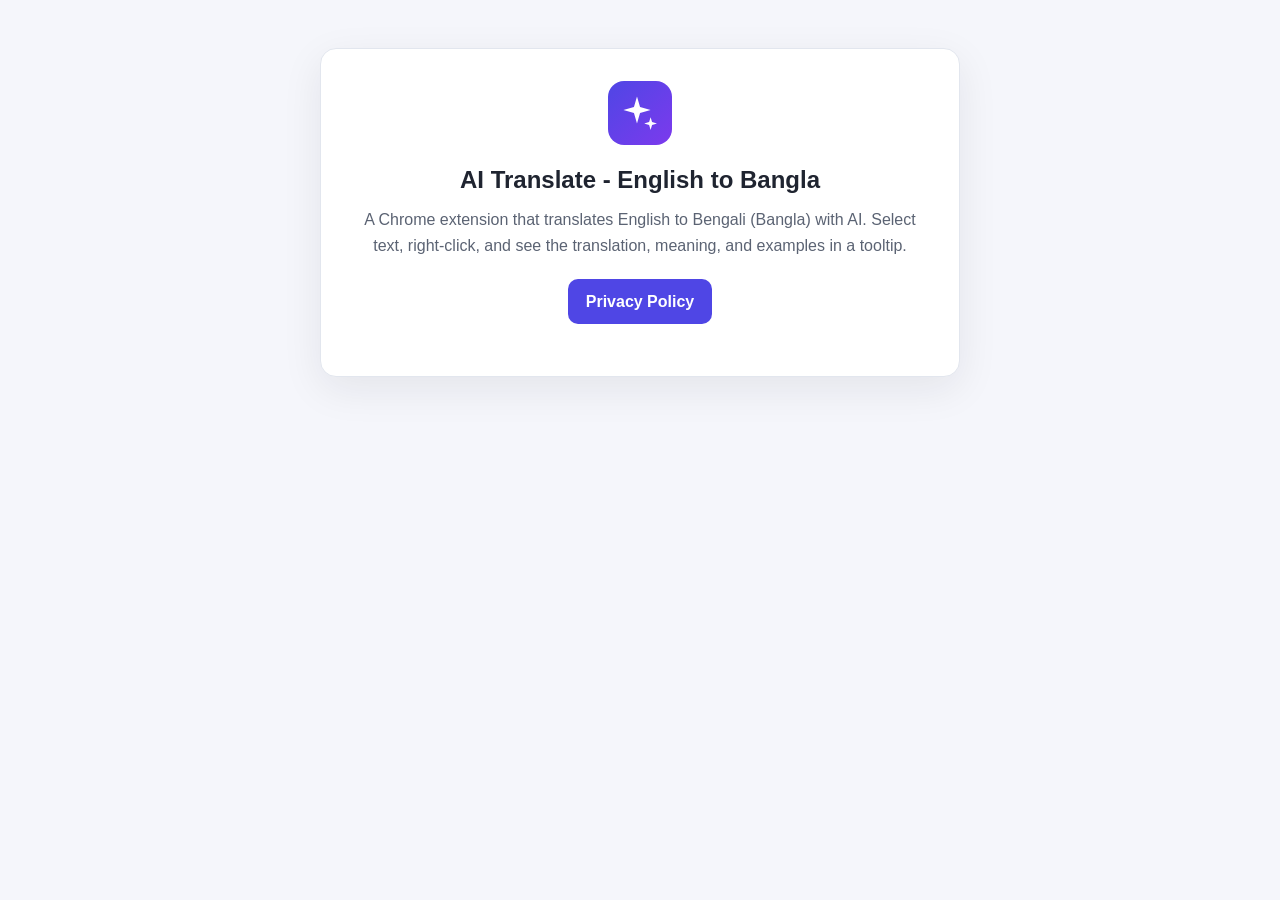
<file: docs/index.html>
<!DOCTYPE html>
<html lang="en">
  <head>
    <meta charset="UTF-8" />
    <meta name="viewport" content="width=device-width, initial-scale=1.0" />
    <title>AI Translate - English to Bangla</title>
    <style>
      * {
        box-sizing: border-box;
      }
      body {
        margin: 0;
        padding: 48px 16px;
        background: #f5f6fb;
        color: #1f2430;
        font-family: -apple-system, BlinkMacSystemFont, "Segoe UI", Roboto,
          "Helvetica Neue", Arial, sans-serif;
        line-height: 1.6;
      }
      .card {
        max-width: 640px;
        margin: 0 auto;
        background: #fff;
        border: 1px solid #e2e6ee;
        border-radius: 16px;
        padding: 32px 36px;
        box-shadow: 0 12px 40px rgba(20, 24, 35, 0.08);
        text-align: center;
      }
      .logo {
        width: 64px;
        height: 64px;
        border-radius: 16px;
        background: linear-gradient(135deg, #4f46e5, #7c3aed);
        display: inline-flex;
        align-items: center;
        justify-content: center;
        color: #fff;
        margin-bottom: 16px;
      }
      .logo svg {
        width: 60%;
        height: 60%;
      }
      h1 {
        margin: 0 0 8px;
        font-size: 24px;
      }
      p {
        color: #5b6373;
        margin: 0 0 20px;
      }
      a.btn {
        display: inline-block;
        padding: 10px 18px;
        background: #4f46e5;
        color: #fff;
        text-decoration: none;
        border-radius: 10px;
        font-weight: 600;
      }
      a.btn:hover {
        background: #4338ca;
      }
    </style>
  </head>
  <body>
    <main class="card">
      <div class="logo">
        <svg viewBox="0 0 24 24" fill="currentColor" aria-hidden="true">
          <path d="M10 1.5 L11.9 8.1 L18.5 10 L11.9 11.9 L10 18.5 L8.1 11.9 L1.5 10 L8.1 8.1 Z" />
          <path d="M18.5 14.5 L19.42 17.58 L22.5 18.5 L19.42 19.42 L18.5 22.5 L17.58 19.42 L14.5 18.5 L17.58 17.58 Z" />
        </svg>
      </div>
      <h1>AI Translate - English to Bangla</h1>
      <p>
        A Chrome extension that translates English to Bengali (Bangla) with AI.
        Select text, right-click, and see the translation, meaning, and examples
        in a tooltip.
      </p>
      <p>
        <a class="btn" href="privacy.html">Privacy Policy</a>
      </p>
    </main>
  </body>
</html>
</file>
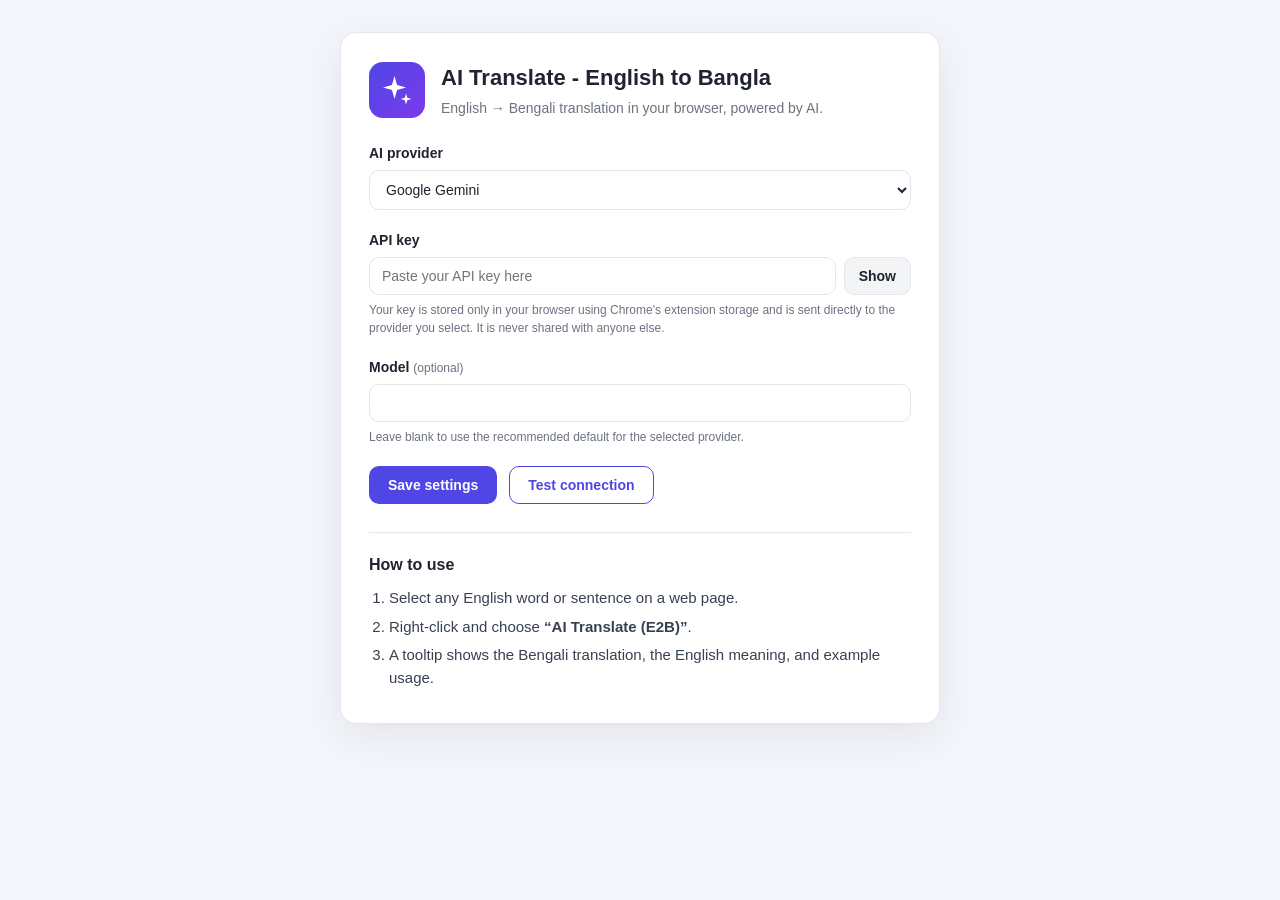
<file: options.html>
<!DOCTYPE html>
<html lang="en">
  <head>
    <meta charset="UTF-8" />
    <meta name="viewport" content="width=device-width, initial-scale=1.0" />
    <title>AI Translate - English to Bangla · Settings</title>
    <link rel="stylesheet" href="options.css" />
  </head>
  <body>
    <main class="card">
      <header class="hero">
        <div class="logo">
          <svg viewBox="0 0 24 24" fill="currentColor" aria-hidden="true">
            <path d="M10 1.5 L11.9 8.1 L18.5 10 L11.9 11.9 L10 18.5 L8.1 11.9 L1.5 10 L8.1 8.1 Z" />
            <path d="M18.5 14.5 L19.42 17.58 L22.5 18.5 L19.42 19.42 L18.5 22.5 L17.58 19.42 L14.5 18.5 L17.58 17.58 Z" />
          </svg>
        </div>
        <div>
          <h1>AI Translate - English to Bangla</h1>
          <p class="subtitle">English → Bengali translation in your browser, powered by AI.</p>
        </div>
      </header>

      <form id="settings-form">
        <section class="field">
          <label for="provider">AI provider</label>
          <select id="provider" name="provider">
            <option value="gemini">Google Gemini</option>
            <option value="openai">OpenAI (ChatGPT)</option>
            <option value="claude">Anthropic Claude</option>
          </select>
          <p class="hint" id="provider-hint"></p>
        </section>

        <section class="field">
          <label for="apiKey">API key</label>
          <div class="key-row">
            <input
              type="password"
              id="apiKey"
              name="apiKey"
              placeholder="Paste your API key here"
              autocomplete="off"
              spellcheck="false"
            />
            <button type="button" id="toggle-key" class="ghost">Show</button>
          </div>
          <p class="hint">
            Your key is stored only in your browser using Chrome's extension storage and is sent
            directly to the provider you select. It is never shared with anyone else.
          </p>
        </section>

        <section class="field">
          <label for="model">Model <span class="optional">(optional)</span></label>
          <input
            type="text"
            id="model"
            name="model"
            placeholder=""
            autocomplete="off"
            spellcheck="false"
          />
          <p class="hint">Leave blank to use the recommended default for the selected provider.</p>
        </section>

        <div class="actions">
          <button type="submit" id="save" class="primary">Save settings</button>
          <button type="button" id="test" class="secondary">Test connection</button>
          <span id="status" class="status" role="status"></span>
        </div>
      </form>

      <section class="usage">
        <h2>How to use</h2>
        <ol>
          <li>Select any English word or sentence on a web page.</li>
          <li>Right-click and choose <strong>“AI Translate (E2B)”</strong>.</li>
          <li>A tooltip shows the Bengali translation, the English meaning, and example usage.</li>
        </ol>
      </section>
    </main>

    <script src="options.js"></script>
  </body>
</html>
</file>
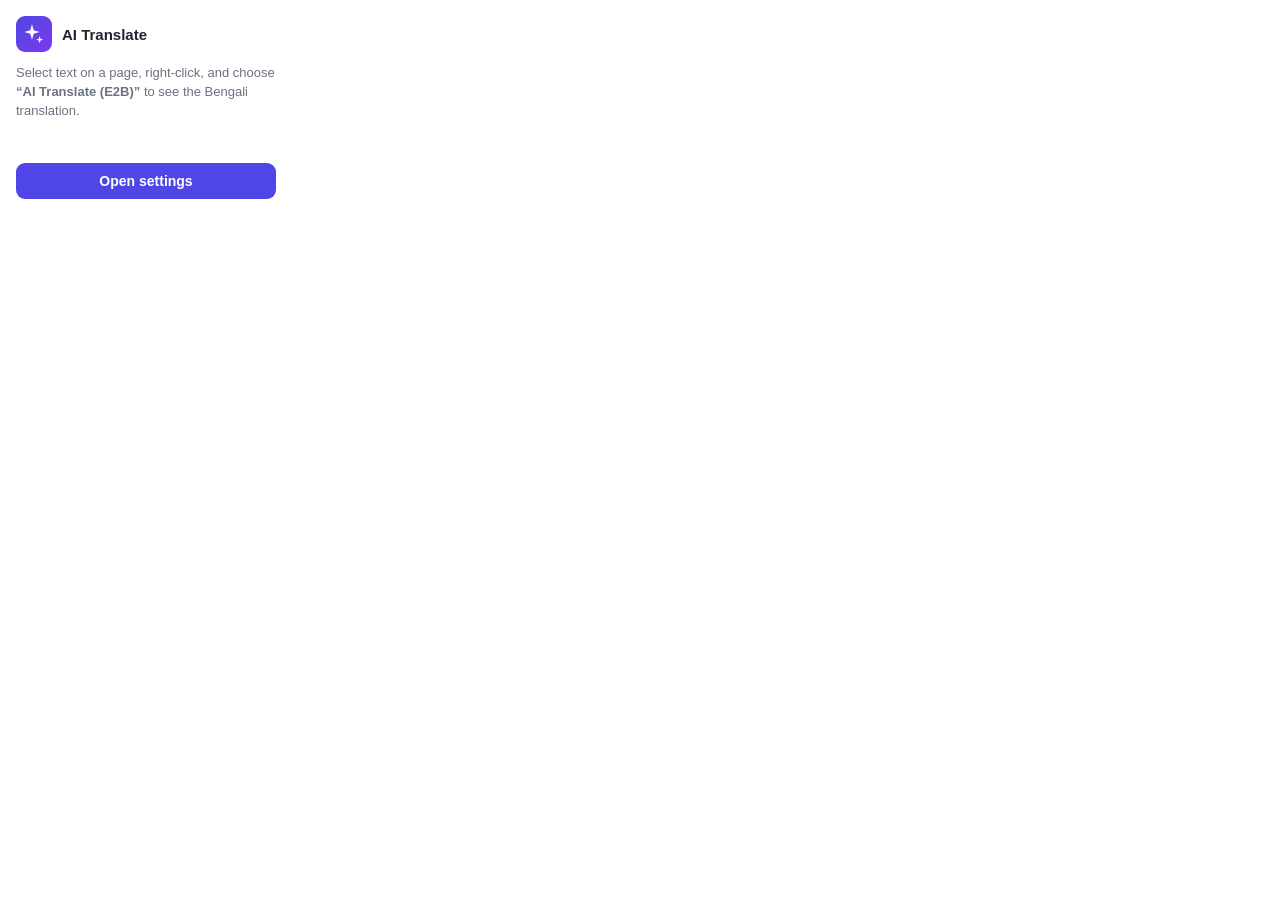
<file: popup.html>
<!DOCTYPE html>
<html lang="en">
  <head>
    <meta charset="UTF-8" />
    <title>AI Translate - English to Bangla</title>
    <style>
      body {
        width: 260px;
        margin: 0;
        padding: 16px;
        font-family: -apple-system, BlinkMacSystemFont, "Segoe UI", Roboto, Arial, sans-serif;
        color: #1f2430;
        background: #fff;
      }
      .row {
        display: flex;
        align-items: center;
        gap: 10px;
        margin-bottom: 12px;
      }
      .logo {
        width: 36px;
        height: 36px;
        border-radius: 9px;
        background: linear-gradient(135deg, #4f46e5, #7c3aed);
        color: #fff;
        display: flex;
        align-items: center;
        justify-content: center;
      }
      .logo svg {
        width: 60%;
        height: 60%;
        display: block;
      }
      h1 {
        font-size: 15px;
        margin: 0;
      }
      p {
        font-size: 13px;
        color: #6b7280;
        margin: 0 0 14px;
        line-height: 1.45;
      }
      #status {
        font-size: 12px;
        margin: 0 0 12px;
        padding: 8px 10px;
        border-radius: 8px;
      }
      #status.ok {
        background: #ecfdf3;
        color: #18794e;
      }
      #status.warn {
        background: #fffaeb;
        color: #b54708;
      }
      button {
        width: 100%;
        padding: 10px;
        font-size: 14px;
        font-weight: 600;
        color: #fff;
        background: #4f46e5;
        border: none;
        border-radius: 9px;
        cursor: pointer;
      }
      button:hover {
        background: #4338ca;
      }
    </style>
  </head>
  <body>
    <div class="row">
      <div class="logo">
        <svg viewBox="0 0 24 24" fill="currentColor" aria-hidden="true">
          <path d="M10 1.5 L11.9 8.1 L18.5 10 L11.9 11.9 L10 18.5 L8.1 11.9 L1.5 10 L8.1 8.1 Z" />
          <path d="M18.5 14.5 L19.42 17.58 L22.5 18.5 L19.42 19.42 L18.5 22.5 L17.58 19.42 L14.5 18.5 L17.58 17.58 Z" />
        </svg>
      </div>
      <h1>AI Translate</h1>
    </div>
    <p>Select text on a page, right-click, and choose <strong>“AI Translate (E2B)”</strong> to see the Bengali translation.</p>
    <div id="status"></div>
    <button id="open-settings" type="button">Open settings</button>
    <script src="popup.js"></script>
  </body>
</html>
</file>
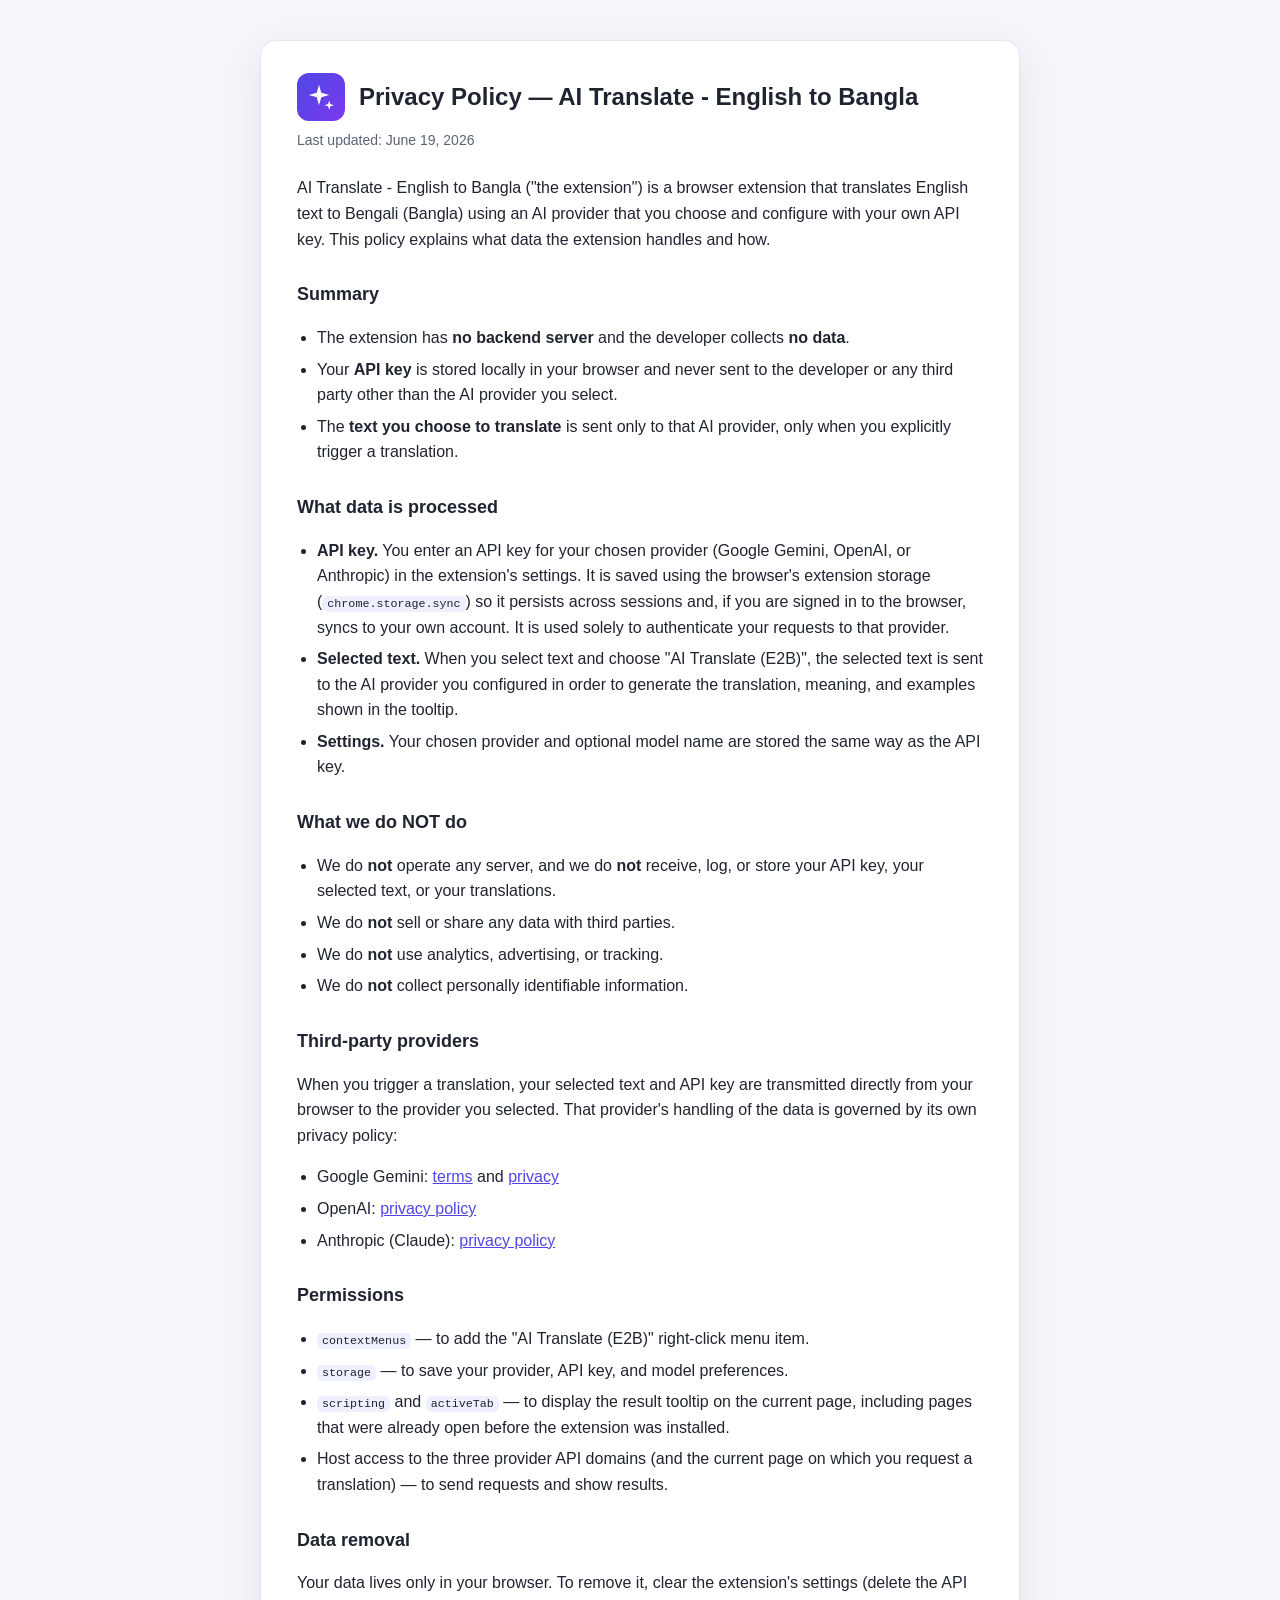
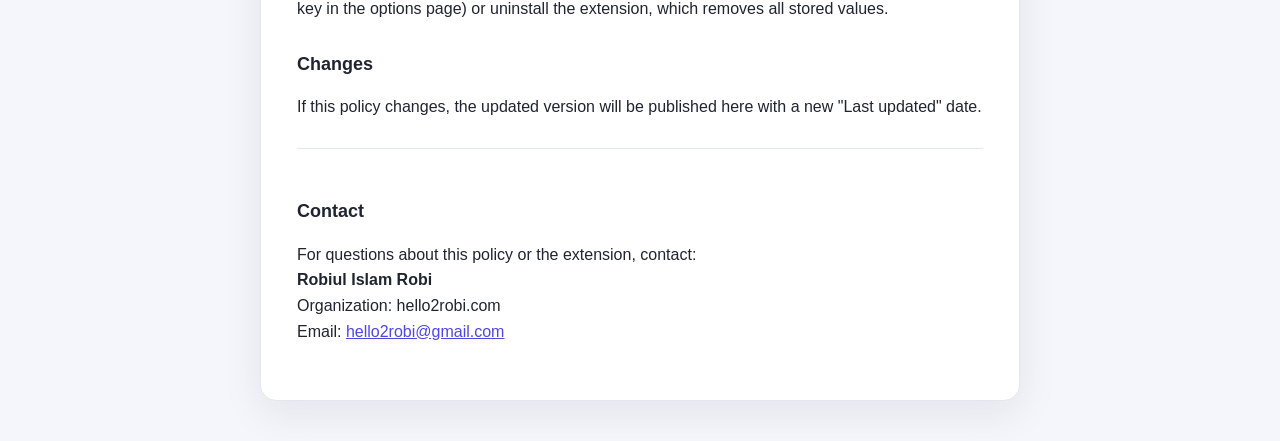
<file: docs/privacy.html>
<!DOCTYPE html>
<html lang="en">
  <head>
    <meta charset="UTF-8" />
    <meta name="viewport" content="width=device-width, initial-scale=1.0" />
    <title>Privacy Policy — AI Translate - English to Bangla</title>
    <style>
      :root {
        --indigo: #4f46e5;
        --ink: #1f2430;
        --muted: #5b6373;
        --border: #e2e6ee;
        --bg: #f5f6fb;
      }
      * {
        box-sizing: border-box;
      }
      body {
        margin: 0;
        padding: 40px 16px;
        background: var(--bg);
        color: var(--ink);
        font-family: -apple-system, BlinkMacSystemFont, "Segoe UI", Roboto,
          "Helvetica Neue", Arial, sans-serif;
        line-height: 1.6;
      }
      .card {
        max-width: 760px;
        margin: 0 auto;
        background: #fff;
        border: 1px solid var(--border);
        border-radius: 16px;
        padding: 32px 36px 40px;
        box-shadow: 0 12px 40px rgba(20, 24, 35, 0.08);
      }
      .hero {
        display: flex;
        align-items: center;
        gap: 14px;
        margin-bottom: 8px;
      }
      .logo {
        width: 48px;
        height: 48px;
        border-radius: 12px;
        background: linear-gradient(135deg, #4f46e5, #7c3aed);
        display: flex;
        align-items: center;
        justify-content: center;
        color: #fff;
        flex: 0 0 auto;
      }
      .logo svg {
        width: 60%;
        height: 60%;
        display: block;
      }
      h1 {
        font-size: 24px;
        margin: 0;
      }
      .updated {
        color: var(--muted);
        font-size: 14px;
        margin: 4px 0 24px;
      }
      h2 {
        font-size: 18px;
        margin: 28px 0 8px;
      }
      ul {
        padding-left: 20px;
      }
      li {
        margin-bottom: 6px;
      }
      a {
        color: var(--indigo);
      }
      code {
        background: #eef0ff;
        padding: 1px 5px;
        border-radius: 5px;
        font-size: 0.9em;
      }
      .contact {
        margin-top: 28px;
        padding-top: 20px;
        border-top: 1px solid var(--border);
      }
    </style>
  </head>
  <body>
    <main class="card">
      <div class="hero">
        <div class="logo">
          <svg viewBox="0 0 24 24" fill="currentColor" aria-hidden="true">
            <path d="M10 1.5 L11.9 8.1 L18.5 10 L11.9 11.9 L10 18.5 L8.1 11.9 L1.5 10 L8.1 8.1 Z" />
            <path d="M18.5 14.5 L19.42 17.58 L22.5 18.5 L19.42 19.42 L18.5 22.5 L17.58 19.42 L14.5 18.5 L17.58 17.58 Z" />
          </svg>
        </div>
        <h1>Privacy Policy — AI Translate - English to Bangla</h1>
      </div>
      <p class="updated">Last updated: June 19, 2026</p>

      <p>
        AI Translate - English to Bangla ("the extension") is a browser extension
        that translates English text to Bengali (Bangla) using an AI provider that
        you choose and configure with your own API key. This policy explains what
        data the extension handles and how.
      </p>

      <h2>Summary</h2>
      <ul>
        <li>The extension has <strong>no backend server</strong> and the developer collects <strong>no data</strong>.</li>
        <li>Your <strong>API key</strong> is stored locally in your browser and never sent to the developer or any third party other than the AI provider you select.</li>
        <li>The <strong>text you choose to translate</strong> is sent only to that AI provider, only when you explicitly trigger a translation.</li>
      </ul>

      <h2>What data is processed</h2>
      <ul>
        <li>
          <strong>API key.</strong> You enter an API key for your chosen provider
          (Google Gemini, OpenAI, or Anthropic) in the extension's settings. It is
          saved using the browser's extension storage (<code>chrome.storage.sync</code>)
          so it persists across sessions and, if you are signed in to the browser,
          syncs to your own account. It is used solely to authenticate your requests
          to that provider.
        </li>
        <li>
          <strong>Selected text.</strong> When you select text and choose
          "AI Translate (E2B)", the selected text is sent to the AI provider you
          configured in order to generate the translation, meaning, and examples
          shown in the tooltip.
        </li>
        <li>
          <strong>Settings.</strong> Your chosen provider and optional model name are
          stored the same way as the API key.
        </li>
      </ul>

      <h2>What we do NOT do</h2>
      <ul>
        <li>We do <strong>not</strong> operate any server, and we do <strong>not</strong> receive, log, or store your API key, your selected text, or your translations.</li>
        <li>We do <strong>not</strong> sell or share any data with third parties.</li>
        <li>We do <strong>not</strong> use analytics, advertising, or tracking.</li>
        <li>We do <strong>not</strong> collect personally identifiable information.</li>
      </ul>

      <h2>Third-party providers</h2>
      <p>
        When you trigger a translation, your selected text and API key are
        transmitted directly from your browser to the provider you selected. That
        provider's handling of the data is governed by its own privacy policy:
      </p>
      <ul>
        <li>Google Gemini: <a href="https://ai.google.dev/gemini-api/terms">terms</a> and <a href="https://policies.google.com/privacy">privacy</a></li>
        <li>OpenAI: <a href="https://openai.com/policies/privacy-policy">privacy policy</a></li>
        <li>Anthropic (Claude): <a href="https://www.anthropic.com/legal/privacy">privacy policy</a></li>
      </ul>

      <h2>Permissions</h2>
      <ul>
        <li><code>contextMenus</code> — to add the "AI Translate (E2B)" right-click menu item.</li>
        <li><code>storage</code> — to save your provider, API key, and model preferences.</li>
        <li><code>scripting</code> and <code>activeTab</code> — to display the result tooltip on the current page, including pages that were already open before the extension was installed.</li>
        <li>Host access to the three provider API domains (and the current page on which you request a translation) — to send requests and show results.</li>
      </ul>

      <h2>Data removal</h2>
      <p>
        Your data lives only in your browser. To remove it, clear the extension's
        settings (delete the API key in the options page) or uninstall the
        extension, which removes all stored values.
      </p>

      <h2>Changes</h2>
      <p>
        If this policy changes, the updated version will be published here with a new
        "Last updated" date.
      </p>

      <div class="contact">
        <h2>Contact</h2>
        <p>
          For questions about this policy or the extension, contact:
          <br />
          <strong>Robiul Islam Robi</strong><br />
          Organization: hello2robi.com<br />
          Email: <a href="mailto:hello2robi@gmail.com">hello2robi@gmail.com</a>
        </p>
      </div>
    </main>
  </body>
</html>
</file>
<file: options.css>
:root {
  --indigo: #4f46e5;
  --indigo-dark: #4338ca;
  --ink: #1f2430;
  --muted: #6b7280;
  --border: #e2e6ee;
  --bg: #f5f6fb;
}

* {
  box-sizing: border-box;
}

body {
  margin: 0;
  padding: 32px 16px;
  background: var(--bg);
  color: var(--ink);
  font-family: -apple-system, BlinkMacSystemFont, "Segoe UI", Roboto, "Helvetica Neue", Arial,
    sans-serif;
  font-size: 15px;
  line-height: 1.5;
}

.card {
  max-width: 600px;
  margin: 0 auto;
  background: #ffffff;
  border: 1px solid var(--border);
  border-radius: 16px;
  padding: 28px;
  box-shadow: 0 12px 40px rgba(20, 24, 35, 0.08);
}

.hero {
  display: flex;
  align-items: center;
  gap: 16px;
  margin-bottom: 24px;
}

.logo {
  flex: 0 0 auto;
  width: 56px;
  height: 56px;
  display: flex;
  align-items: center;
  justify-content: center;
  color: #fff;
  background: linear-gradient(135deg, #4f46e5, #7c3aed);
  border-radius: 14px;
}

.logo svg {
  width: 58%;
  height: 58%;
  display: block;
}

h1 {
  margin: 0;
  font-size: 22px;
}

.subtitle {
  margin: 4px 0 0;
  color: var(--muted);
  font-size: 14px;
}

.field {
  margin-bottom: 20px;
}

label {
  display: block;
  font-weight: 600;
  margin-bottom: 6px;
  font-size: 14px;
}

.optional {
  font-weight: 400;
  color: var(--muted);
  font-size: 12px;
}

select,
input[type="text"],
input[type="password"] {
  width: 100%;
  padding: 10px 12px;
  font-size: 14px;
  color: var(--ink);
  border: 1px solid var(--border);
  border-radius: 10px;
  background: #fff;
  outline: none;
}

select:focus,
input:focus {
  border-color: var(--indigo);
  box-shadow: 0 0 0 3px rgba(79, 70, 229, 0.15);
}

.key-row {
  display: flex;
  gap: 8px;
}
.key-row input {
  flex: 1 1 auto;
}

.hint {
  margin: 6px 0 0;
  font-size: 12px;
  color: var(--muted);
}

.actions {
  display: flex;
  align-items: center;
  gap: 12px;
  margin-top: 8px;
  flex-wrap: wrap;
}

button {
  cursor: pointer;
  font-size: 14px;
  font-weight: 600;
  border-radius: 10px;
  border: 1px solid transparent;
  padding: 10px 18px;
}

.primary {
  background: var(--indigo);
  color: #fff;
}
.primary:hover {
  background: var(--indigo-dark);
}

.secondary {
  background: #fff;
  color: var(--indigo);
  border-color: var(--indigo);
}
.secondary:hover {
  background: #f1f0fd;
}

.ghost {
  background: #f3f4f6;
  color: var(--ink);
  border-color: var(--border);
  padding: 10px 14px;
}
.ghost:hover {
  background: #e9eaef;
}

.status {
  font-size: 13px;
  font-weight: 600;
}
.status.ok {
  color: #18794e;
}
.status.err {
  color: #b42318;
}
.status.busy {
  color: var(--muted);
}

.usage {
  margin-top: 28px;
  padding-top: 20px;
  border-top: 1px solid var(--border);
}
.usage h2 {
  font-size: 16px;
  margin: 0 0 10px;
}
.usage ol {
  margin: 0;
  padding-left: 20px;
  color: #374151;
}
.usage li {
  margin-bottom: 6px;
}
</file>
